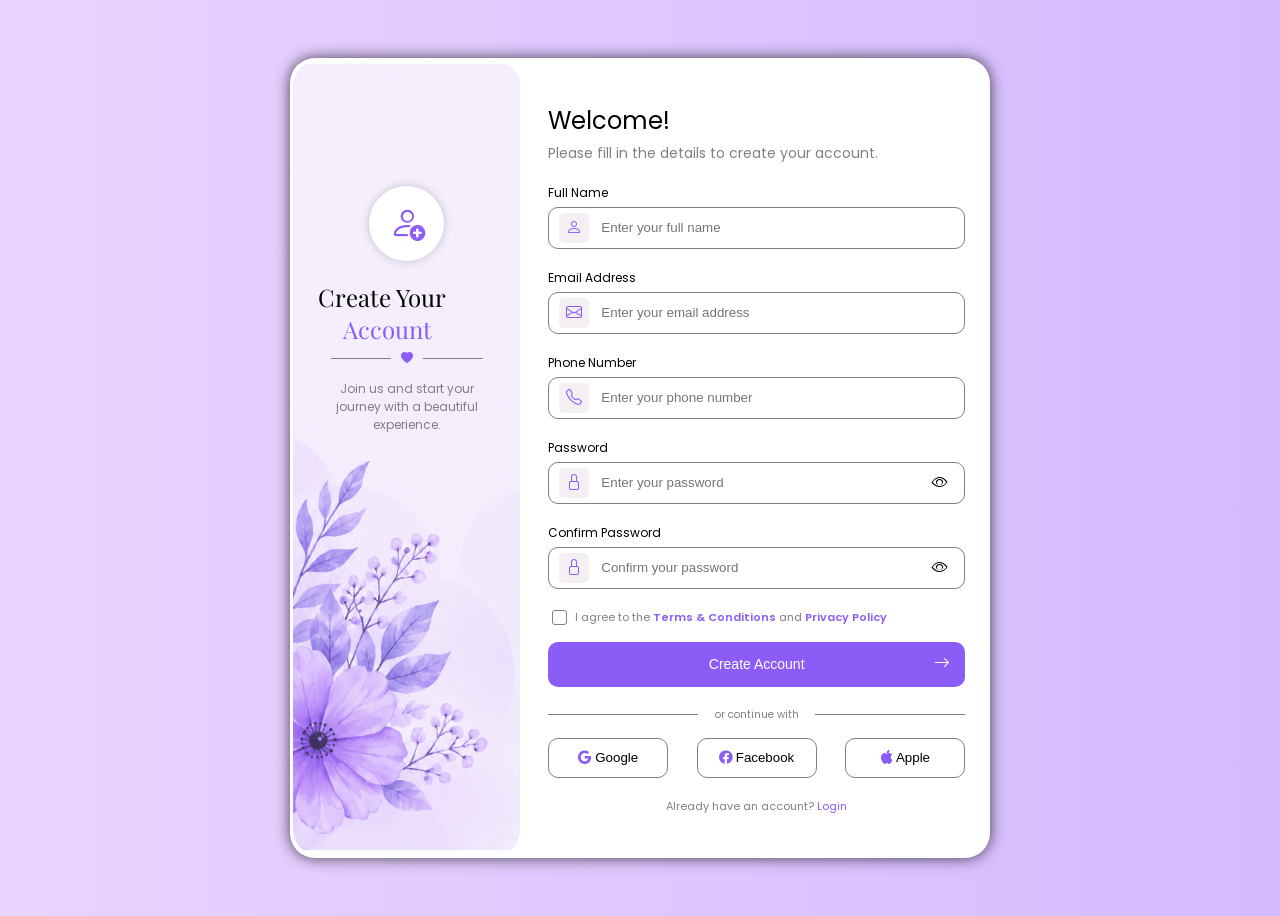
<file: Purple-Flowers-Form/index.html>
<!doctype html>
<html lang="en">
  <head>
    <meta charset="UTF-8" />
    <meta name="viewport" content="width=device-width, initial-scale=1.0" />
    <title>Registration Form</title>
    <link rel="stylesheet" href="style.css" />
    <link
      rel="stylesheet"
      href="https://cdn.jsdelivr.net/npm/bootstrap-icons@1.13.1/font/bootstrap-icons.min.css"
    />
    <link
      href="https://fonts.googleapis.com/css2?family=Playfair+Display:wght@600;700&display=swap"
      rel="stylesheet"
    />
    <link
      href="https://fonts.googleapis.com/css2?family=Poppins:wght@300;400;500;600&display=swap"
      rel="stylesheet"
    />
  </head>
  <body>
    <section>
      <div class="info-container">
        <div class="add-icon">
          <i class="bi bi-person-add"></i>
        </div>
        <h1>Create Your <span>Account</span></h1>

        <div class="heart-section">
          <div class="line"></div>
          <i class="bi bi-heart-fill"></i>
          <div class="line"></div>
        </div>

        <p class="info-description">
          Join us and start your journey with a beautiful experience.
        </p>
      </div>

      <div class="inputs-container">
        <h2>Welcome!</h2>
        <p>Please fill in the details to create your account.</p>

        <form class="form">
          <div class="input-box">
            <label for="name">Full Name</label>
            <div class="input-section">
              <div class="icon">
                <i class="bi bi-person"></i>
              </div>
              <input
                type="text"
                id="name"
                name="name"
                placeholder="Enter your full name"
              />
            </div>
          </div>

          <div class="input-box">
            <label for="mail">Email Address</label>
            <div class="input-section">
              <div class="icon">
                <i class="bi bi-envelope"></i>
              </div>
              <input
                type="email"
                id="mail"
                name="mail"
                placeholder="Enter your email address"
              />
            </div>
          </div>

          <div class="input-box">
            <label for="phone">Phone Number</label>
            <div class="input-section">
              <div class="icon">
                <i class="bi bi-telephone"></i>
              </div>
              <input
                type="tel"
                id="phone"
                name="phone"
                placeholder="Enter your phone number"
              />
            </div>
          </div>

          <div class="input-box">
            <label for="password">Password</label>
            <div class="input-section">
              <div class="icon">
                <i class="bi bi-lock"></i>
              </div>
              <input
                type="password"
                id="password"
                name="password"
                placeholder="Enter your password"
              />
              <i class="bi bi-eye"></i>
            </div>
          </div>

          <div class="input-box">
            <label for="confirm-password">Confirm Password</label>
            <div class="input-section">
              <div class="icon">
                <i class="bi bi-lock"></i>
              </div>
              <input
                type="password"
                id="confirm-password"
                name="confirm-password"
                placeholder="Confirm your password"
              />
              <i class="bi bi-eye"></i>
            </div>
          </div>
        </form>

        <div class="agreement">
          <input type="checkbox" />
          <p>
            I agree to the <a href="#">Terms & Conditions</a> and
            <a href="#">Privacy Policy</a>
          </p>
        </div>

        <button class="btn-create">
          Create Account
          <i class="bi bi-arrow-right"></i>
        </button>

        <div class="continue-with">
          <div class="line"></div>
          <p>or continue with</p>
          <div class="line"></div>
        </div>

        <div class="social">
          <button class="Google">
            <i class="bi bi-google"></i>
            Google
          </button>
          <button class="Facebook">
            <i class="bi bi-facebook"></i>
            Facebook
          </button>
          <button class="Apple">
            <i class="bi bi-apple"></i>
            Apple
          </button>
        </div>

        <div class="already-have">
          <p>Already have an account? <a href="#">Login</a></p>
        </div>

      </div>
    </section>
  </body>
</html>
</file>
<file: Purple-Flowers-Form/style.css>
:root {
    --purple-color: #8B5CF6;
}

body {
    background: linear-gradient(
    90deg,
    #ead3ff,
    #d4bbff
    );

    min-height: 100vh;

    display: flex;
    justify-content: center;
    align-items: center;

    font-family: "Poppins", sans-serif;
}

section {
    background-color: white;

    box-shadow: 0px 0px 15px 0px rgba(0,0,0,0.7);

    border-radius: 25px;

    width: 700px;
    height: 800px;

    display: grid;
    grid-template-columns: 1fr 2fr;
}

/* Left form side */

.info-container {
    background-color: var(--purple-color);
    background-image: url(images/5.png);
    background-position: center;
    background-size: cover;

    margin: 3px;
    padding-top: 125px;

    border-radius: 25px;

    display: flex;
    align-items: center;

    flex-direction: column;
}

.add-icon {
    background-color: white;

    box-shadow: 0px 0px 10px 0px rgba(0,0,0,0.2);

    width: 75px;
    height: 75px;

    border-radius: 50px;

    display: flex;
    justify-content: center;
    align-items: center;
}

.add-icon i {
    color: var(--purple-color);
    font-size: 36px;
}

h1 {
    font-family: "Playfair Display", serif;
    font-weight: 200;

    padding-left: 25px;
}

h1 span {
    color: var(--purple-color);
    padding-left: 25px;
}

.line {
    width: 60px;
    height: 1px;
    background-color: gray;
}

.heart-section {
    display: flex;
    justify-content: center;
    align-items: center;

    margin-top: -15px;
}

.bi-heart-fill{
    color: var(--purple-color);
    
    font-size: 12px;

    margin: 0px 10px;
}

.info-description {
    color: gray;

    font-size: 12px;

    width: 160px;

    text-align: center;
}

/* Right form side */

input {
    border: 0;
}

.inputs-container {
    padding: 25px;
}

.inputs-container h2 {
    font-weight: 400;
}

.inputs-container p {
    margin-top: -15px;
    
    color: gray;
    font-size: 14px;
}

.input-box {
    display: flex;
    flex-direction: column;
    gap: 5px;

    margin-top: 20px;
}

.input-section {
    height: 40px;

    display: flex;
    align-items: center;

    border: 1px solid gray;
    border-radius: 10px;
}

.input-section .icon{
    height: 30px;
    width: 30px;

    display: flex;
    justify-content: center;
    align-items: center;

    margin: 10px;

    border-radius: 5px;

    color: var(--purple-color);
    background-color: rgb(243, 239, 243);
}

.input-box label {
    font-size: 12px;
}

.bi-eye {
    padding-left: 160px;
}

.agreement {
    display: flex;
    align-items: center;

    margin-top: 10px;
}

.agreement p {
    font-size: 11px;
    padding-top: 25px;
    padding-left: 5px;
}

.agreement a {
    color: var(--purple-color);
    text-decoration: none;

    font-weight: 600;
}

.agreement input {
    appearance: none;
    width: 15px;
    height: 15px;
    border: 1px solid gray;
    border-radius: 3px;
    background: white;
    cursor: pointer;
}

.agreement input:checked {
    background-color: var(--purple-color);
}

.btn-create {
    background-color: var(--purple-color);
    
    color: white;
    font-size: 14px;

    height: 45px;
    width: 100%;

    border: 0;
    border-radius: 10px;
    
    margin-top: 5px;

    display: flex;
    align-items: center;
    justify-content: center;

    position: relative;

    transition: 0.5s;
}

.btn-create:hover {
    color: var(--purple-color);
    background-color: rgb(211, 211, 211)
}

.btn-create i {
    position: absolute;
    right: 15px;

    font-size: 16px;
}

.continue-with {
    display: flex;
    justify-content: space-between;
    align-items: center;

    margin-top: 10px;
}

.continue-with div {
    width: 150px;
}

.continue-with p {
    margin-top: 10px;

    font-size: 10px;
}

.social {
    margin-top: 5px;

    display: flex;
    justify-content: space-between;
    align-items: center;
}

.social i{
    color: var(--purple-color);
}

.social button {
    background-color: rgba(255, 255, 255, 0.5);

    height: 40px;
    width: 120px;

    border: 1px solid gray;
    border-radius: 10px;

    transition: 0.5s;
}

.social button:hover {
    background-color: var(--purple-color);
}

.social button:hover i{
    color: white;
}

.already-have {
    display: flex;
    justify-content: center;
    align-items: center;

    margin-top: 35px;
}

.already-have p {
    font-size: 11px;
}

.already-have a {
    color: var(--purple-color);

    text-decoration: none;
}
</file>
